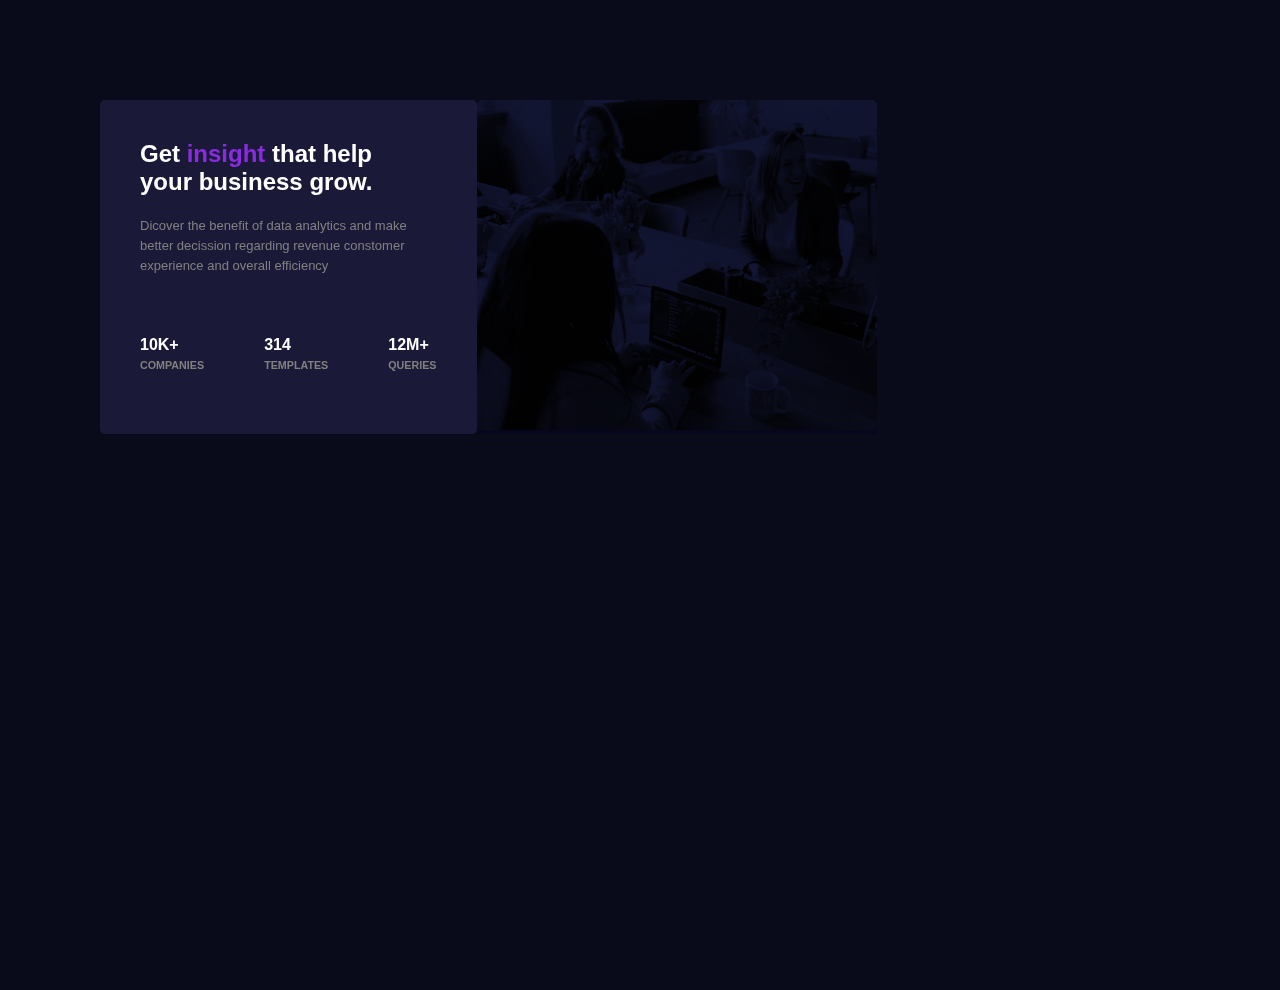
<file: index.html>
<!DOCTYPE html>
<html lang="en">
<head>
    <meta charset="UTF-8">
    <meta http-equiv="X-UA-Compatible" content="IE=edge">
    <meta name="viewport" content="width=device-width, initial-scale=1.0">
     <!-- fav icon -->
     <link
     rel="icon"
     type="image/png"
     href="./page/favicon-32x32.png"
   />
    <title>My assingment</title>
    <!-- css link -->
    <link rel="stylesheet" href="./style/style.css">
</head>
<body>
    <section class="main">
     <div class="text-box">
        <div class="textbox-col">
        <div class="text">
        <h1> Get <span class="row">insight</span> that help <br> your business grow.</h1>
        <p>Dicover the benefit of data analytics and make <br> better decission regarding revenue constomer <br> experience and overall efficiency</p>
        </div>
        <div class="list">
        <ul>
            <li>
                <h4>10K+</h4>
                <h6>COMPANIES</h6>
            </li>
            <li>
                <h4>314</h4>
                <h6>TEMPLATES</h6>
            </li>
            <li>
                <h4>12M+</h4>
                <h6>QUERIES</h6>
            </li>
        </ul>
    </div>
        </div>
        <div class="image">
        <img src="./asset/image-header-desktop.jpg" >
       </div>
     </div>
    </section>
</body>
</html>
</file>
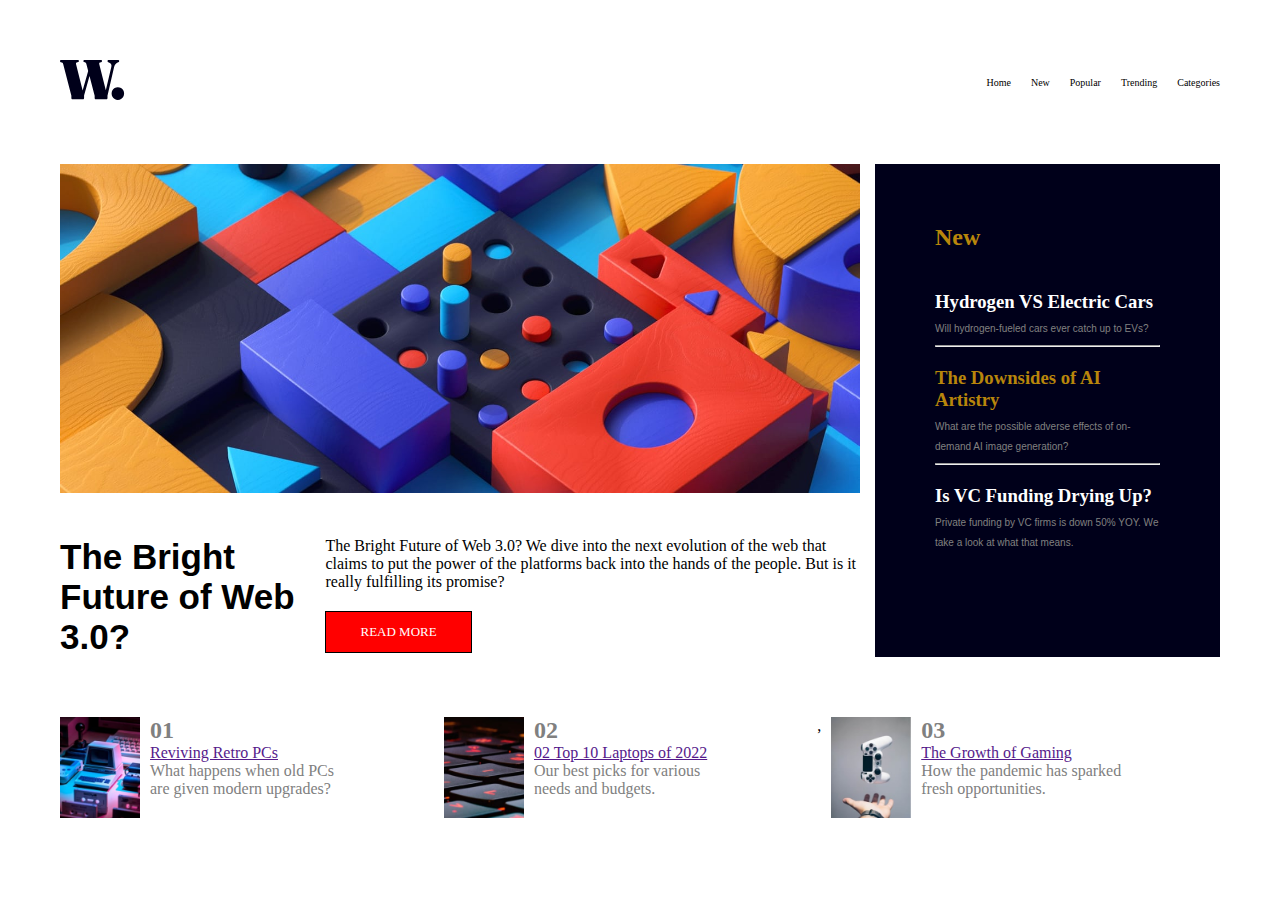
<file: About.html>
<!DOCTYPE html>
<html lang="en">
<head>
    <meta charset="UTF-8">
    <meta http-equiv="X-UA-Compatible" content="IE=edge">
    <meta name="viewport" content="width=device-width, initial-scale=1.0">
    <!-- fav icon -->
    <link
      rel="icon"
      type="image/png"
      href="./page/favicon-32x32.png"
    />
    <title>Number 2</title>
    <link rel="stylesheet" href="./style/main.css">
</head>
<body>
    <nav class="top-nav">
    <section class="nav-right">
        <div class="logo">
          <img class="w-log0" src="./page/logo.svg" alt="nav-logo">
        </div>
        <ul class="nav-link">
          <li>Home</li>
           <li>New</il>
            <li>Popular</li>
            <li> Trending</li>
             <li>Categories</li> 
        </ul>
    </section>
    </nav>
    <!-- ------main body -->
    <section class="main-content" >
     <div class="main-body">
        <div class="two-top">
            <div class="major">
        <img  src="./page/image-web-3-desktop.jpg" alt=" image" >
        <div class="main-col">
            <h1> The Bright<br> Future of Web 3.0?</h1>
            <div class="center">
            <p>The Bright Future of Web 3.0? We dive into the next evolution of the web that<br> claims to put the power of the platforms back into the hands of the people. But is it really fulfilling its promise? </p>
            <a href="" class="hero-btn">READ MORE</a>
            </div>
         </div>
            </div>
        <div class="back-position">
            <div>
            <h2>New</h2>
            <h3> Hydrogen VS Electric Cars</h3>
            <p> Will hydrogen-fueled cars ever catch up to EVs?</p>
            <hr>
            </div>
            <div>
            <h3><span class="color-h3"> The Downsides of AI Artistry</span> </h3>
            <p>What are the possible adverse effects of on-demand AI image generation?</p>
            <hr>
            </div>
            <div>
                <h3> Is VC Funding Drying Up?</h3>
                <p>Private funding by VC firms is down 50% YOY. We take a look at what that means. </p>
            </div>
        </div>
     </div>
     </div>
      <!------footer----- -->
    <section class="footer">
        <div class="main-footer">
     <div class="footer-one">
        <div>
     <img src="./page/image-retro-pcs.jpg">
        </div>
            <div>
                <h2>01</h2>
                <a href="">Reviving Retro PCs</a>
                <p>What happens when old PCs <br> are given modern upgrades?</p>
            </div>
     </div>
     <div class="footer-two">
        <div>
        <img src="./page/image-top-laptops.jpg">
        </div>
            <div>
                <h2>02</h2>
                <a href=""> 02 Top 10 Laptops of 2022</a>
                <p> Our best picks for various <br> needs and budgets.</p>
            </div>
     </div>
     <div class="footer-three">
        ,<div>
        <img src="./page/image-gaming-growth.jpg">
        </div>
            <div>
                <h2>03</h2>
                <a href="">The Growth of Gaming</a>
                <p> How the pandemic has sparked <br> fresh opportunities.</p>
            </div>
     </div>
        </div>
        </div>
    </section>
    </section> 
   
</body>
</html>
</file>
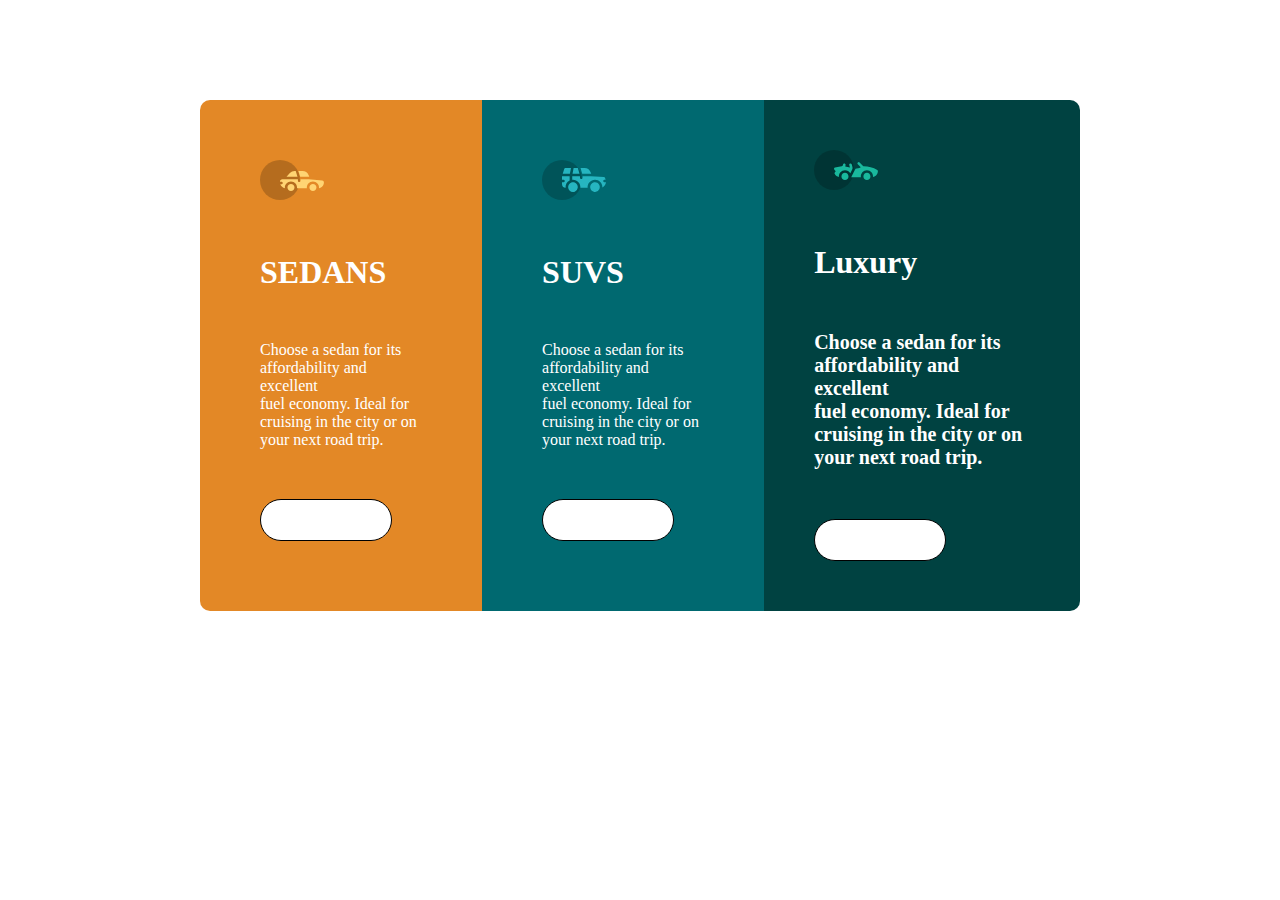
<file: Home.html>
<!DOCTYPE html>
<html lang="en">
<head>
    <meta charset="UTF-8">
    <meta http-equiv="X-UA-Compatible" content="IE=edge">
    <meta name="viewport" content="width=device-width, initial-scale=1.0">
     <!-- fav icon -->
     <link
     rel="icon"
     type="image/png"
     href="./page/favicon-32x32.png"
   />
   <link rel="stylesheet" href="./style/Home.css">
    <title>NUMBER 3</title>
</head>
<body>
  <section class="body">
  <section class="main-body">
    <div class="number-one">
      <div class="top">
      <img src="./page/icon-sedans.svg">
      </div>
      <div class="my-center">
         <h1>SEDANS</h1>
         <P> Choose a sedan for its <br> affordability and excellent <br> fuel economy. Ideal for <br> cruising in the city or on <br> your next road trip.</P>
      </div>
      <div class="footer-end">
        <a href="" class="hero-btn">Learn More</a>
      </div>
    </div>

    <div class="number-two">
      <div class="top-0ne">
      <img src="./page/icon-suvs.svg">
      </div>
      <div class="your-center">
         <h1>SUVS</h1>
         <P> Choose a sedan for its <br> affordability and excellent <br> fuel economy. Ideal for <br> cruising in the city or on <br> your next road trip.</P>
      </div>
      <div class="footer-one">
        <a href="" class="hero-btn">Learn More</a>
      </div>
    </div>

    <div class="number-three">
      <div class="top-two">
      <img src="./page/icon-luxury.svg">
      </div>
      <div class="our-center">
         <h1>Luxury<h1>
         <P> Choose a sedan for its <br> affordability and excellent <br> fuel economy. Ideal for <br> cruising in the city or on <br> your next road trip.</P>
      </div>
      <div class="footer-two">
        <a href="" class="hero-btn">Learn More</a>
      </div>
    </div>
  </section>
  </section>
    
</body>
</html>
</file>
<file: style/style.css>
*{
    margin: 0;
    padding: 0;
}
.main{
    min-height: 110vh;
    width: 100%;
  background-color: hsl(233, 47%, 7%);
  
}
.text-box{
    display: flex; 
    padding: 100px;
    background-blend-mode: darken;
  
}
.row{
    color: blueviolet;
}
.text h1{
    font-size: x-large;
}
 .textbox-col{
    color: white;
    font-family: Arial, Helvetica, sans-serif;
    background-color: hsl(244, 38%, 16%);
    padding: 40px;
    border-radius: 5px;
 } 

.textbox-col ul{
    display: flex;
    list-style-type: none;
    gap: 60px;
    align-items: center;
    padding-top: 60px;
} 
.textbox-col ul h6{
padding-top: 5px;
color: gray;
}
    
.textbox-col p{
    padding-top: 20px;
    line-height: 20px;
    font-size: small;
    color: gray;
    
}

.text-box img{
    width: 400px;
    border-radius: 5px;
    background-color: hsl(244, 38%, 16%);
    background-blend-mode: darken;
}
.image{
    
    background-image: linear-gradient(darkslateblue);
    mix-blend-mode: overlay;
}
</file>
<file: style/main.css>
*{
    margin: 0;
    padding: 0;
} 
.nav-right{
    margin: 60px;
    display: flex;
    justify-content: space-between;
}
.nav-link{
    list-style-type: none;
    display: flex;
    gap: 20px;
    align-items: center;
    font-size: x-small;
}
.main-content{
    margin: 60px;
}
.main-body img{
  width: 800px;


}
.hero-btn{
    display: inline-block;
    text-decoration: none;
    color:white;
    border: 1px solid black;
    padding: 12px 34px;
    font-size: 13px;
    background-color: red;
    position: relative;
    cursor: pointer;
}
.hero-btn:hover{
    border: 1px solid #F44336;
    background: black;
    transition: 1s;
}
.two-top{
display: flex;
gap: 15px;
}
.main-col{
    display: flex;
    padding-top: 40px;
    gap: 30px;
}
.main-col h1{
    font-size: 35PX;
    font-family: Arial, Helvetica, sans-serif;
    font-weight: 800;
}
.main-col p{
   width: 30;
   padding-bottom: 20px 
}

.back-position{
background-color:hsl(240, 100%, 5%);
padding: 60px;
}
.back-position p{
    color: gray;
    padding-bottom: 6px;
    line-height: 2;
    font-family: Arial, Helvetica, sans-serif;
    font-size: x-small;
}
.back-position h3{
    color: white;
    padding-bottom: 6px;

    
}
.back-position h2{
    color: darkgoldenrod;
    padding-bottom: 20px;
}
.color-h3{
    color: darkgoldenrod;
}
hr{
    line-height: 1;
}
h3{
    padding-top: 20px;
}
/* ============
      footer
===============
*/
.main-footer img{
width: 80px;
}
.main-footer{
    display: flex;
    gap: 110PX;
    padding-top: 60px;
}
.footer-one{
    display: flex;
    gap: 10px;
}
.footer-one h2{
    color: gray;
}
.footer-one p{
    
    color: gray;
}
.footer-two{
    display: flex;
    gap: 10px;
}
.footer-two h2{
    color: gray;
}
.footer-two p{
    color: gray;
}
.footer-three{
    display: flex;
    gap: 10px;
}
.footer-three h2{
    color: gray;
}
.footer-three p{
    color: gray;
}
</file>
<file: style/Home.css>
*{
    margin: 0;
    padding: 0;
}
.main-body{
    display: flex;
   
}
.body{
    margin: 100px 200px;
    
}
.number-one{
    background-color: hsl(31, 77%, 52%);
    padding: 60px;
    border-top-left-radius: 10px;
    border-bottom-left-radius: 10px;
}
.my-center{
    padding-top: 50px;
    padding-bottom: 50px;
    color: white;
}
.my-center p{
    padding-top: 50px;
}




.number-two{
    background-color:hsl(184, 100%, 22%) ;
    padding: 60px;
}
.your-center{
    padding-top: 50px;
    padding-bottom: 50px;
    color: white;
}
.your-center p{
    padding-top: 50px;
}



.number-three{
    background-color: hsl(179, 100%, 13%) ;
    padding: 50px;
    border-top-right-radius: 10px;
    border-bottom-right-radius: 10px;
}
.our-center{
    padding-top: 50px;
    padding-bottom: 50px;
    color: white;
}
.our-center p{
    padding-top: 50px;
    font-size: 20px;
}
.hero-btn{
    display: inline-block;
    text-decoration: none;
    color:white;
    border: 1px solid black;
    border-radius: 30px;
    padding: 12px 34px;
    font-size: 13px;
    background-color: white;
    position: relative;
    cursor: pointer;
}
.hero-btn:hover{
    border: 1px solid #F44336;
    background: black;
    transition: 1s;
}
</file>
